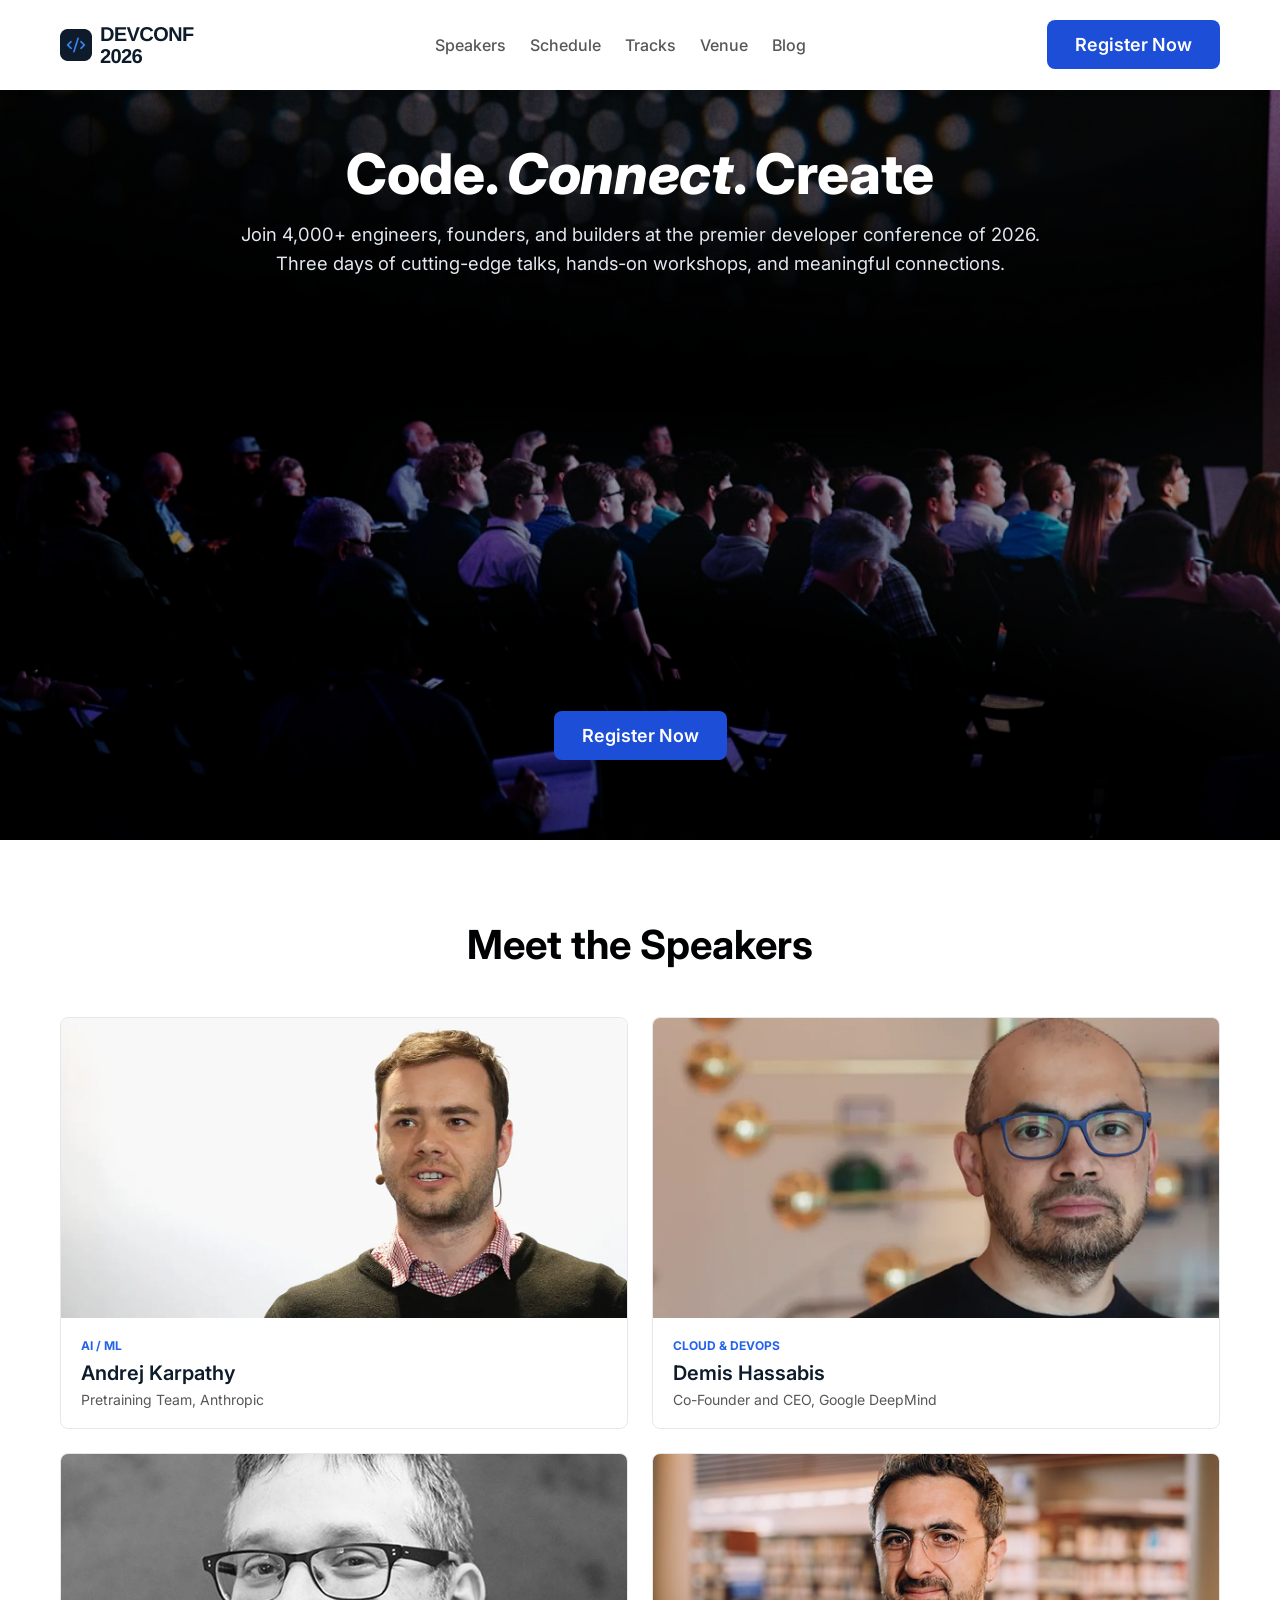
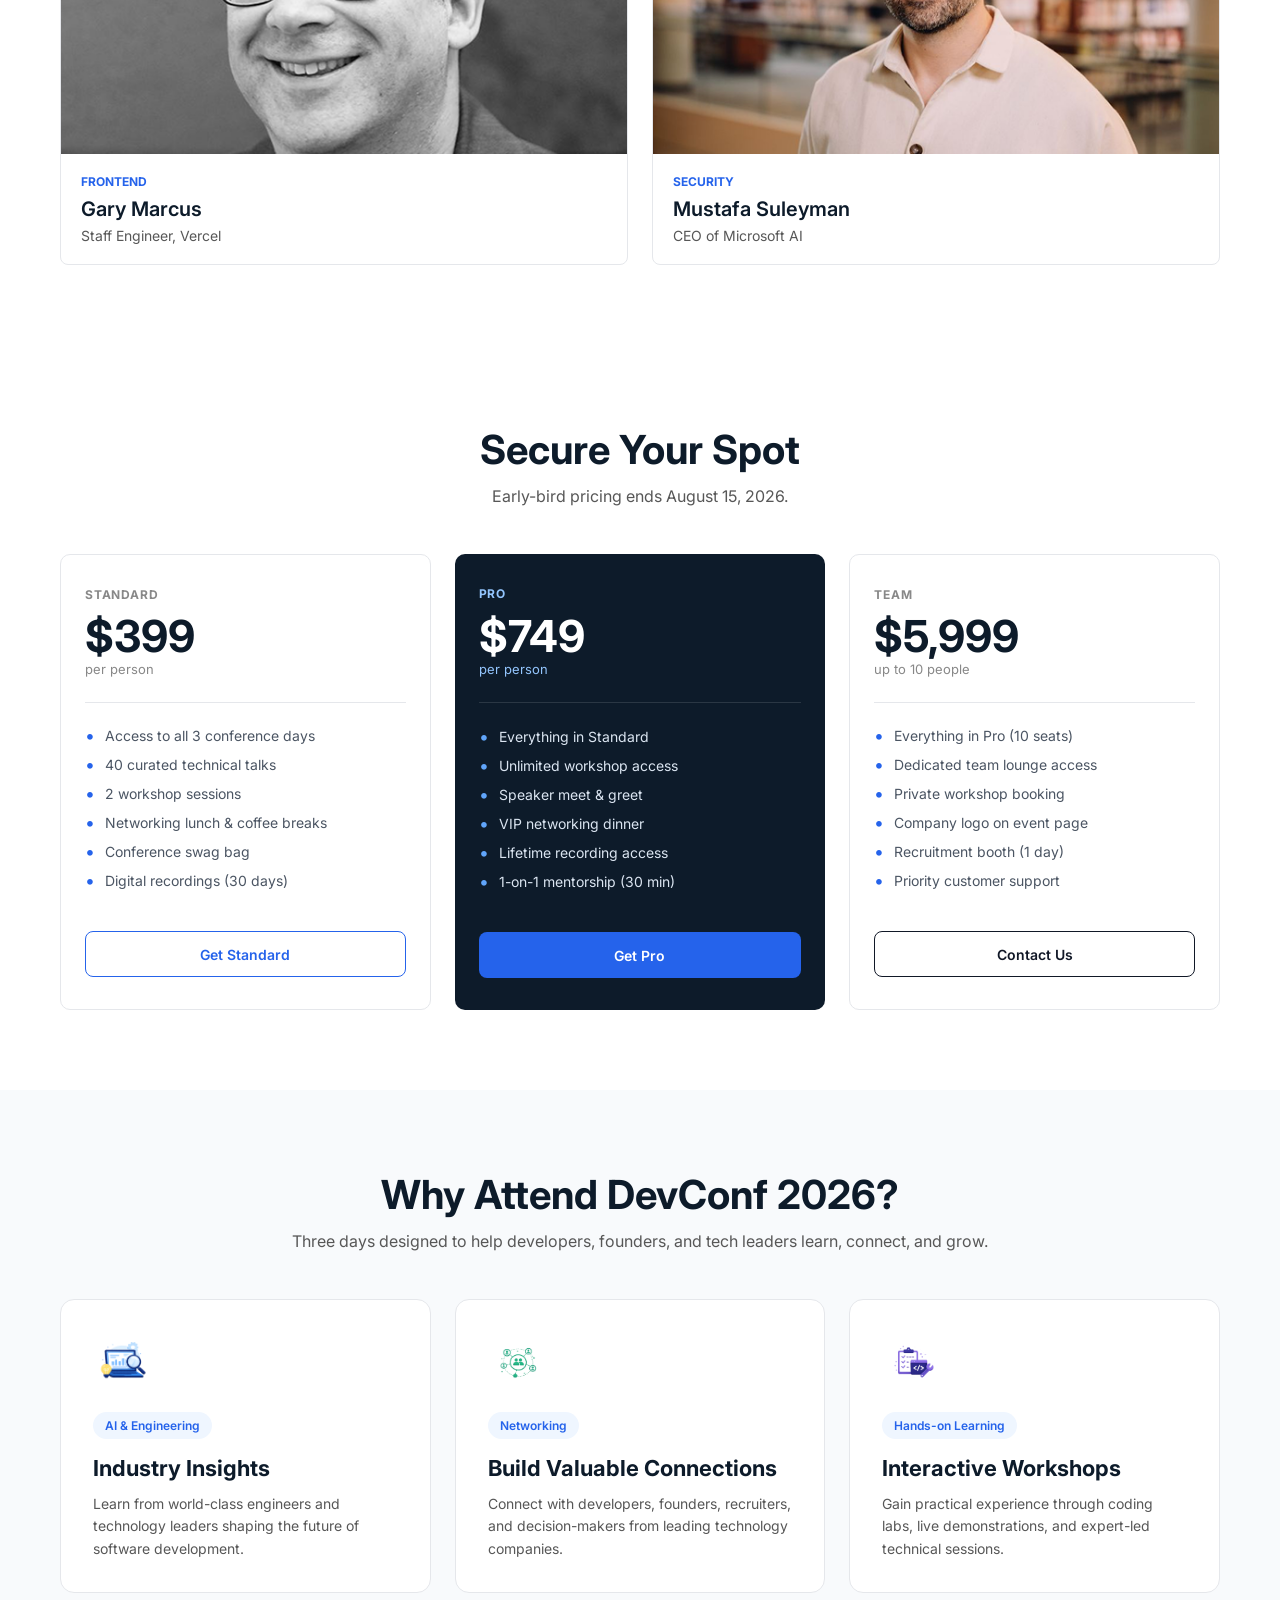
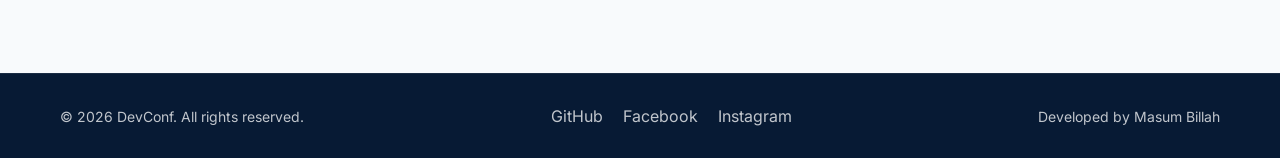
<file: index.html>
<!DOCTYPE html>
<html lang="en">
<head>
    <meta charset="UTF-8">
    <meta name="viewport" content="width=device-width, initial-scale=1.0">
    <title>DevConf 2026 | Developer Conference</title>
    <link rel="stylesheet" href="./style.css">

    <!-- Google Font -->
    <link rel="preconnect" href="https://fonts.googleapis.com">
    <link rel="preconnect" href="https://fonts.gstatic.com" crossorigin>
    <link href="https://fonts.googleapis.com/css2?family=Inter:wght@400;500;600;700;800&display=swap" rel="stylesheet">
</head>
<body>

<header>
    <div class="container">
        <nav>
            <!-- Logo up top canter -->
            <img src="logo.png" alt="DevConf Logo" class="nav-logo">

            <!-- Mobail View -->
            <div class="menu-toggle" id="menu-toggle">
                &#9776;
            </div>

            <!-- Navigation design -->
            <ul id="nav-menu">
                <li class="close-btn-wrap">
                    <span class="close-menu" id="close-menu">&times;</span>
                </li>
                <li><a href="#speakers">Speakers</a></li>
                <li><a href="#schedule">Schedule</a></li>
                <li><a href="#tracks">Tracks</a></li>
                <li><a href="#venue">Venue</a></li>
                <li><a href="#blog">Blog</a></li>
            </ul>


           <a href="./auth.html" class="common-btn hero-btn">Register Now</a>
        </nav>
    </div>
</header>


<div class="menu-overlay" id="menu-overlay"></div>

<!-- Hero section start -->
<section class="hero-parent-root">
    <div class="container hero-container">
        
        <!-- Top Dark Region (Heading & Paragraph) -->
        <div class="hero-text">
            <h2>Code. <i>Connect</i>. Create</h2>
            <p>Join 4,000+ engineers, founders, and builders at the premier developer conference of 2026. Three days of cutting-edge talks, hands-on workshops, and meaningful connections.</p>
        </div>

        <!-- Bottom Dark Region (Register Button) -->
        <div class="hero-btn-wrap">
           <a href="./auth.html" class="common-btn hero-btn">Register Now</a>
        </div>

    </div>
</section>
<!-- Hero section end -->

<!-- Speakers section start -->
<section class="speakers-parent" id="speakers">
    <div class="container">
        <h2 class="speakers-parent-title">Meet the Speakers</h2>

        <div class="speakers-parent-grid">
            <div class="speaker-card">
                <img src="andrej.png" alt="Andrej Karpathy">
                <div class="speaker-content">
                    <span class="speaker-category">AI / ML</span>
                    <h3>Andrej Karpathy</h3>
                    <p>Pretraining Team, Anthropic</p>
                </div>
            </div>

            <div class="speaker-card">
                <img src="demis.png" alt="Demis Hassabis">
                <div class="speaker-content">
                    <span class="speaker-category">Cloud & DevOps</span>
                    <h3>Demis Hassabis</h3>
                    <p>Co-Founder and CEO, Google DeepMind</p>
                </div>
            </div>

            <div class="speaker-card">
                <img src="gary.png" alt="Gary Marcus">
                <div class="speaker-content">
                    <span class="speaker-category">Frontend</span>
                    <h3>Gary Marcus</h3>
                    <p>Staff Engineer, Vercel</p>
                </div>
            </div>

            <div class="speaker-card">
                <img src="mustafa.png" alt="Mustafa Suleyman">
                <div class="speaker-content">
                    <span class="speaker-category">Security</span>
                    <h3>Mustafa Suleyman</h3>
                    <p>CEO of Microsoft AI</p>
                </div>
            </div>
        </div>
    </div>
</section>
<!-- Speakers section end -->

<!-- Pricing section start -->
<section class="pricing-parent" id="schedule">
    <div class="container">
        <div class="pricing-header">
            <h2>Secure Your Spot</h2>
            <p>Early-bird pricing ends August 15, 2026.</p>
        </div>

        <div class="pricing-parent-grid">
            <!-- Standard -->
            <div class="pricing-card">
                <span class="plan-type">STANDARD</span>
                <div class="price-wrap">
                    <h3>$399</h3>
                    <span>per person</span>
                </div>
                <div class="divider"></div>
                <ul>
                    <li>Access to all 3 conference days</li>
                    <li>40 curated technical talks</li>
                    <li>2 workshop sessions</li>
                    <li>Networking lunch & coffee breaks</li>
                    <li>Conference swag bag</li>
                    <li>Digital recordings (30 days)</li>
                </ul>
                <button class="outline-btn">Get Standard</button>
            </div>

            <!-- Pro -->
            <div class="pricing-card pricing-card-active">
                <span class="plan-type">PRO</span>
                <div class="price-wrap">
                    <h3>$749</h3>
                    <span>per person</span>
                </div>
                <div class="divider"></div>
                <ul>
                    <li>Everything in Standard</li>
                    <li>Unlimited workshop access</li>
                    <li>Speaker meet & greet</li>
                    <li>VIP networking dinner</li>
                    <li>Lifetime recording access</li>
                    <li>1-on-1 mentorship (30 min)</li>
                </ul>
                <button class="primary-btn">Get Pro</button>
            </div>

            <!-- Team -->
            <div class="pricing-card">
                <span class="plan-type">TEAM</span>
                <div class="price-wrap">
                    <h3>$5,999</h3>
                    <span>up to 10 people</span>
                </div>
                <div class="divider"></div>
                <ul>
                    <li>Everything in Pro (10 seats)</li>
                    <li>Dedicated team lounge access</li>
                    <li>Private workshop booking</li>
                    <li>Company logo on event page</li>
                    <li>Recruitment booth (1 day)</li>
                    <li>Priority customer support</li>
                </ul>
                <button class="dark-outline-btn">Contact Us</button>
            </div>
        </div>
    </div>
</section>
<!-- Pricing section end -->

<!-- Experience Section Start-->
<section class="experience-section" id="tracks">
    <div class="container">
        <div class="experience-header">
            <h2>Why Attend DevConf 2026?</h2>
            <p>Three days designed to help developers, founders, and tech leaders learn, connect, and grow.</p>
        </div>

        <div class="experience-grid">
            <div class="experience-card">
                <img src="industry.png" alt="Industry Insights">
                <span class="feature-tag">AI & Engineering</span>
                <h3>Industry Insights</h3>
                <p>Learn from world-class engineers and technology leaders shaping the future of software development.</p>
            </div>

            <div class="experience-card">
                <img src="meningful.png" alt="Networking">
                <span class="feature-tag">Networking</span>
                <h3>Build Valuable Connections</h3>
                <p>Connect with developers, founders, recruiters, and decision-makers from leading technology companies.</p>
            </div>

            <div class="experience-card">
                <img src="hands.png" alt="Workshops">
                <span class="feature-tag">Hands-on Learning</span>
                <h3>Interactive Workshops</h3>
                <p>Gain practical experience through coding labs, live demonstrations, and expert-led technical sessions.</p>
            </div>
        </div>
    </div>
</section>
<!-- Experience Section End-->

<!-- Footer section start -->
<footer class="footer-parent">
    <div class="container footer-parent-container">
        <div class="footer-copyright">
            © 2026 DevConf. All rights reserved.
        </div>

        <div class="footer-links">
            <a href="https://github.com/selfmsbillah" target="_blank">GitHub</a>
            <a href="https://www.facebook.com/self.masumbillah/" target="_blank">Facebook</a>
            <a href="https://www.instagram.com/self.masum/" target="_blank">Instagram</a>
        </div>

        <div class="footer-credit">
            Developed by
            <a href="https://selfmsbillah.github.io/masum.info/">Masum Billah</a>
        </div>
    </div>
</footer>

<!-- JavaScript for Menu Toggle and Smooth Close -->
<!-- JavaScript for Menu Toggle, Smooth Close and Mobile Header Auto-Hide -->
<script>
    const menuToggle = document.getElementById('menu-toggle');
    const closeMenu = document.getElementById('close-menu');
    const navMenu = document.getElementById('nav-menu');
    const menuOverlay = document.getElementById('menu-overlay');
    const menuLinks = document.querySelectorAll('#nav-menu a');
    const header = document.querySelector('header');

 
    function hideMenu() {
        navMenu.classList.remove('active');
        menuOverlay.classList.remove('active');
    }


    menuToggle.addEventListener('click', (e) => {
        e.stopPropagation();
        navMenu.classList.toggle('active');
        menuOverlay.classList.toggle('active');
    });

    if(closeMenu) {
        closeMenu.addEventListener('click', hideMenu);
    }

    
    menuOverlay.addEventListener('click', hideMenu);


    window.addEventListener('scroll', () => {
        hideMenu(); 

        let scrollTop = window.pageYOffset || document.documentElement.scrollTop;

        
        if (window.innerWidth <= 768) {
            if (scrollTop > 40) {
                header.classList.add('hide-logo');
            } else {
                header.classList.remove('hide-logo');
            }
        } else {
            header.classList.remove('hide-logo');
        }
    });

    menuLinks.forEach(link => {
        link.addEventListener('click', hideMenu);
    });
</script>

</body>
</html>
</file>
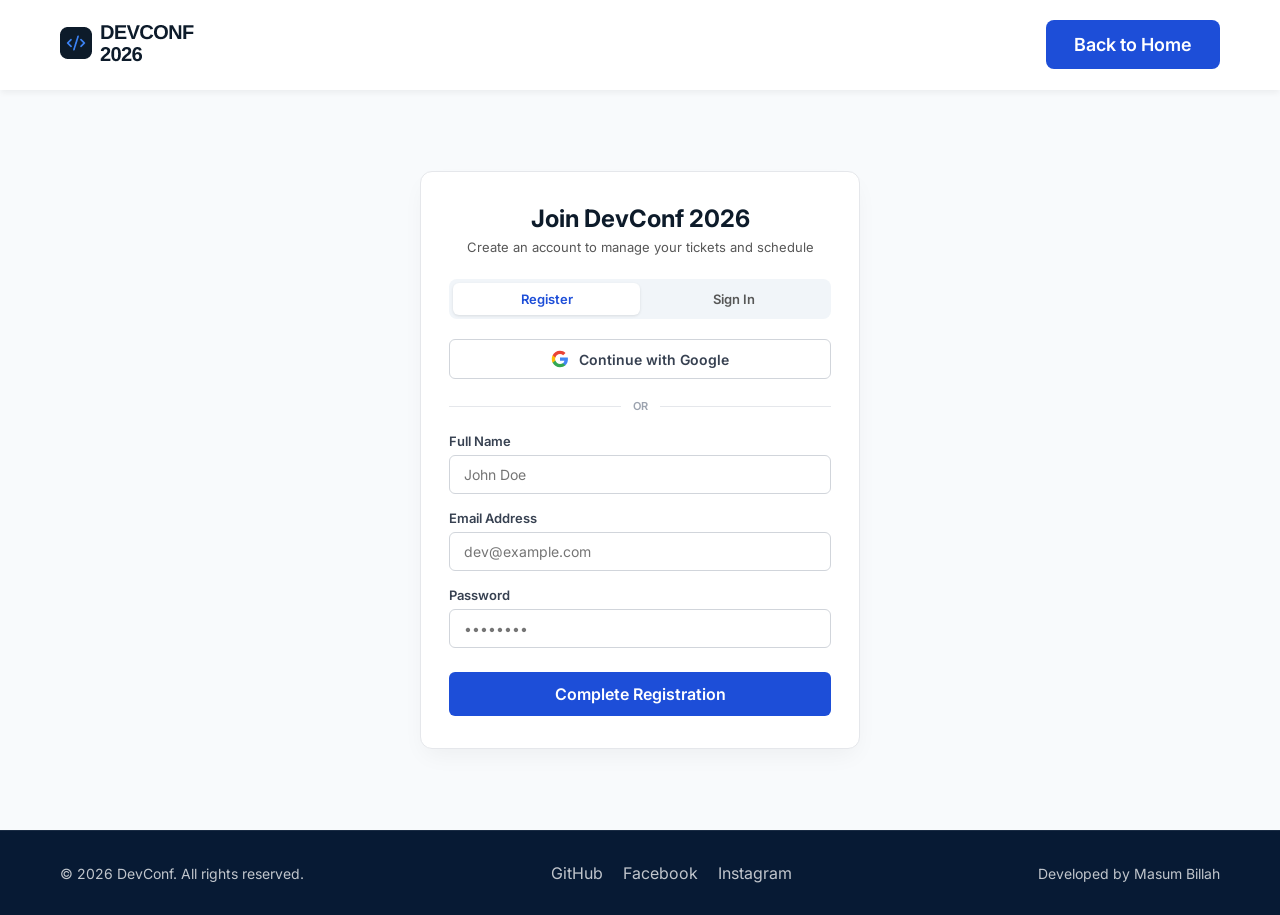
<file: auth.html>
<!DOCTYPE html>
<html lang="en">
<head>
    <meta charset="UTF-8">
    <meta name="viewport" content="width=device-width, initial-scale=1.0">
    <title>DevConf 2026 | Register & Sign In</title>
    
    <!-- Google Font -->
    <link rel="preconnect" href="https://fonts.googleapis.com">
    <link rel="preconnect" href="https://fonts.gstatic.com" crossorigin>
    <link href="https://fonts.googleapis.com/css2?family=Inter:wght@400;500;600;700;800&display=swap" rel="stylesheet">
    
    <!-- Main Style and Auth Style Link -->
    <link rel="stylesheet" href="./style.css">
    <link rel="stylesheet" href="./auth.css">
</head>
<body>

<!-- Header (Main Site Dynamic Follower) -->
<header>
    <div class="container">
        <nav>
            <div class="menu-toggle" id="menu-toggle">
                &#9776;
            </div>

            <a href="./index.html">
                <img src="logo.png" alt="DevConf Logo" class="nav-logo">
            </a>

            <a href="./index.html" class="common-btn hero-btn">Back to Home</a>
        </nav>
    </div>
</header>

<!-- Auth Form Section -->
<main class="auth-wrapper">
    <div class="auth-box">
        <div class="auth-header">
            <h2 id="form-title">Join DevConf 2026</h2>
            <p id="form-subtitle">Create an account to manage your tickets and schedule</p>
        </div>

        <!-- Toggle Switch -->
        <div class="auth-toggle">
            <button class="toggle-btn active" id="btn-register" onclick="switchAuth('register')">Register</button>
            <button class="toggle-btn" id="btn-login" onclick="switchAuth('login')">Sign In</button>
        </div>

        <!-- Google Login -->
        <button class="google-login-btn">
            <svg width="18" height="18" viewBox="0 0 24 24">
                <path fill="#4285F4" d="M22.56 12.25c0-.78-.07-1.53-.2-2.25H12v4.26h5.92c-.26 1.37-1.04 2.53-2.21 3.31v2.77h3.57c2.08-1.92 3.28-4.74 3.28-8.09z"/>
                <path fill="#34A853" d="M12 23c2.97 0 5.46-.98 7.28-2.66l-3.57-2.77c-.98.66-2.23 1.06-3.71 1.06-2.86 0-5.29-1.93-6.16-4.53H2.18v2.84C3.99 20.53 7.7 23 12 23z"/>
                <path fill="#FBBC05" d="M5.84 14.09c-.22-.66-.35-1.36-.35-2.09s.13-1.43.35-2.09V7.06H2.18C1.43 8.55 1 10.22 1 12s.43 3.45 1.18 4.94l2.85-2.22.81-.63z"/>
                <path fill="#EA4335" d="M12 5.38c1.62 0 3.06.56 4.21 1.64l3.15-3.15C17.45 2.09 14.97 1 12 1 7.7 1 3.99 3.47 2.18 7.06l3.66 2.84c.87-2.6 3.3-4.52 6.16-4.52z"/>
            </svg>
            Continue with Google
        </button>

        <div class="auth-divider">
            <span>OR</span>
        </div>

        <!-- Form Elements -->
        <form onsubmit="event.preventDefault();">
            <div class="form-group" id="group-name">
                <label for="fullname">Full Name</label>
                <input type="text" id="fullname" placeholder="John Doe">
            </div>

            <div class="form-group">
                <label for="email">Email Address</label>
                <input type="email" id="email" placeholder="dev@example.com" required>
            </div>

            <div class="form-group">
                <label for="password">Password</label>
                <input type="password" id="password" placeholder="••••••••" required>
            </div>

            <button type="submit" class="common-btn auth-submit-btn" id="btn-submit">Complete Registration</button>
        </form>
    </div>
</main>

<!-- Footer (Exact Copy from Main Code) -->
<footer class="footer-parent">
    <div class="container footer-parent-container">
        <div class="footer-copyright">
            © 2026 DevConf. All rights reserved.
        </div>

        <div class="footer-links">
            <a href="https://github.com/selfmsbillah" target="_blank">GitHub</a>
            <a href="https://www.facebook.com/self.masumbillah/" target="_blank">Facebook</a>
            <a href="https://www.instagram.com/self.masum/" target="_blank">Instagram</a>
        </div>

        <div class="footer-credit">
            Developed by
            <a href="https://selfmsbillah.github.io/masumportfolio.github.io/#contact">Masum Billah</a>
        </div>
    </div>
</footer>

<script>
    function switchAuth(mode) {
        const regBtn = document.getElementById('btn-register');
        const loginBtn = document.getElementById('btn-login');
        const nameGroup = document.getElementById('group-name');
        const title = document.getElementById('form-title');
        const subtitle = document.getElementById('form-subtitle');
        const submitBtn = document.getElementById('btn-submit');

        if (mode === 'login') {
            loginBtn.classList.add('active');
            regBtn.classList.remove('active');
            nameGroup.style.display = 'none';
            title.innerText = 'Welcome Back';
            subtitle.innerText = 'Sign in to access your registered event pass';
            submitBtn.innerText = 'Sign In';
        } else {
            regBtn.classList.add('active');
            loginBtn.classList.remove('active');
            nameGroup.style.display = 'flex';
            title.innerText = 'Join DevConf 2026';
            subtitle.innerText = 'Create an account to manage your tickets and schedule';
            submitBtn.innerText = 'Complete Registration';
        }
    }
</script>

</body>
</html>
</file>
<file: style.css>
/* Reset Style */
* {
    padding: 0;
    margin: 0;
    box-sizing: border-box;
    font-family: 'Inter', sans-serif;
}

img {
    max-width: 100%;
    height: auto;
}

/* Common Styles */
.common-btn {
    background-color: #1D4ED8;
    padding: 10px 20px;
    border-radius: 6px;
    font-weight: 600;
    font-size: 16px;
    color: #FFFFFF;
    border: none;
    cursor: pointer;
    transition: background-color 0.3s ease;
}

.common-btn:hover {
    background-color: #3B82F6;
}

.container {
    max-width: 1200px;
    margin: 0 auto;
    padding: 0 20px;
}

/* Navbar */
nav { 
    display: flex;
    justify-content: space-between;
    align-items: center;
    padding: 20px 0;
}

nav ul {
    display: flex;
    list-style: none;
    gap: 24px;
    align-items: center;
}

ul li a {
    text-decoration: none;
    color: #575757;
    font-weight: 500;
    transition: color 0.3s;
}

ul li a:hover {
    color: #1D4ED8;
}

.close-btn-wrap {
    display: none;
}

/* Overlay Style */
.menu-overlay {
    position: fixed;
    top: 0;
    left: 0;
    width: 100%;
    height: 100vh;
    background: rgba(0, 0, 0, 0.5);
    opacity: 0;
    visibility: hidden;
    transition: all 0.3s ease;
    z-index: 999;
}

.menu-overlay.active {
    opacity: 1;
    visibility: visible;
}


/* ================= Hero Section Fixed Style ================= */
.hero-parent-root {
    background-image: linear-gradient(rgba(0, 0, 0, 0.4), rgba(0, 0, 0, 0.4)), url('cover.jpeg');
    background-size: cover;
    background-position: center;
    background-repeat: no-repeat;
    height: 750px;
    width: 100%;
}

.hero-container {
    height: 100%;
    display: flex;
    flex-direction: column;
    justify-content: space-between;
    align-items: center;
    padding-top: 50px;
    padding-bottom: 80px;
    box-sizing: border-box;
}

.hero-text {
    text-align: center;
    color: #FFFFFF;
    max-width: 800px;
}

.hero-text h2 {
    font-size: 3.5rem;
    font-weight: 800;
    letter-spacing: -0.02rem;
    margin-bottom: 12px;
}

.hero-text p {
    font-size: 1.15rem;
    line-height: 1.6;
    color: #E2E8F0;
}

.hero-btn-wrap {
    display: flex;
    justify-content: center;
    align-items: center;
}

.hero-btn {
    padding: 14px 28px;
    font-size: 18px;
    border-radius: 8px;
    white-space: nowrap;
}

/* Speakers Section */
.speakers-parent {
    padding: 80px 0;
    background: #FFFFFF;
}

.speakers-parent-title {
    text-align: center;
    font-size: 2.5rem;
    font-weight: 700;
    color: #000102;
    margin-bottom: 48px;
}

.speakers-parent-grid {
    display: grid;
    grid-template-columns: repeat(2, 1fr);
    gap: 24px;
}

.speaker-card {
    background: #FFFFFF;
    border: 1px solid #E5E7EB;
    border-radius: 8px;
    overflow: hidden;
}

.speaker-card img {
    width: 100%;
    height: 300px;
    object-fit: cover;
    display: block;
}

.speaker-content {
    padding: 20px;
}

.speaker-category {
    display: block;
    font-size: 12px;
    font-weight: 700;
    text-transform: uppercase;
    color: #2563EB;
    margin-bottom: 8px;
}

.speaker-content h3 {
    font-size: 20px;
    font-weight: 600;
    margin-bottom: 6px;
    color: #0D1B2A;
}

.speaker-content p {
    font-size: 14px;
    color: #575757;
}

/* Pricing Section */
.pricing-parent {
    padding: 80px 0;
    background: #FFFFFF;
}

.pricing-header {
    text-align: center;
    margin-bottom: 48px;
}

.pricing-header h2 {
    font-size: 2.5rem;
    font-weight: 700;
    color: #0D1B2A;
    margin-bottom: 12px;
}

.pricing-header p {
    font-size: 16px;
    color: #575757;
}

.pricing-parent-grid {
    display: grid;
    grid-template-columns: repeat(3, 1fr);
    gap: 24px;
    align-items: stretch;
}

.pricing-card {
    background: #ffffff;
    border: 1px solid #E5E7EB;
    border-radius: 10px;
    padding: 32px 24px;
    display: flex;
    flex-direction: column;
    justify-content: space-between;
}

.plan-type {
    font-size: 12px;
    font-weight: 700;
    color: #888888;
    letter-spacing: 0.8px;
}

.price-wrap {
    margin-top: 12px;
}

.price-wrap h3 {
    font-size: 44px;
    line-height: 1;
    font-weight: 700;
    color: #0D1B2A;
}

.price-wrap span {
    font-size: 13px;
    color: #888888;
}

.divider {
    height: 1px;
    background: #E5E7EB;
    margin: 24px 0;
}

.pricing-card ul {
    list-style: none;
    margin-bottom: 30px;
}

.pricing-card ul li {
    position: relative;
    padding-left: 20px;
    margin-bottom: 12px;
    font-size: 14px;
    color: #4B5563;
}

.pricing-card ul li::before {
    content: "•";
    position: absolute;
    left: 0;
    color: #2563EB;
    font-size: 18px;
    line-height: 1;
}

.outline-btn,
.primary-btn,
.dark-outline-btn {
    width: 100%;
    height: 46px;
    border-radius: 8px;
    cursor: pointer;
    font-size: 14px;
    font-weight: 600;
    transition: all 0.3s ease;
}

.outline-btn {
    background: transparent;
    border: 1px solid #2563EB;
    color: #2563EB;
}

.primary-btn {
    background: #2563EB;
    border: none;
    color: #fff;
}

.dark-outline-btn {
    background: transparent;
    border: 1px solid #111827;
    color: #111827;
}

.pricing-card-active {
    background: #0D1B2A;
    border: none;
}

.pricing-card-active .plan-type,
.pricing-card-active .price-wrap span {
    color: #93C5FD;
}

.pricing-card-active .price-wrap h3 {
    color: #fff;
}

.pricing-card-active .divider {
    background: rgba(255, 255, 255, 0.12);
}

.pricing-card-active ul li {
    color: #DBE5F1;
}

.pricing-card-active ul li::before {
    color: #60A5FA;
}

/* Experience Section */
.experience-section {
    padding: 80px 0;
    background: #F8FAFC;
}

.experience-header {
    text-align: center;
    margin-bottom: 48px;
}

.experience-header h2 {
    font-size: 2.5rem;
    font-weight: 700;
    color: #0D1B2A;
    margin-bottom: 12px;
}

.experience-header p {
    max-width: 700px;
    margin: 0 auto;
    font-size: 16px;
    color: #575757;
}

.experience-grid {
    display: grid;
    grid-template-columns: repeat(3, 1fr);
    gap: 24px;
}

.experience-card {
    background: #FFFFFF;
    border: 1px solid #E5E7EB;
    border-radius: 14px;
    padding: 32px;
    display: flex;
    flex-direction: column;
    align-items: flex-start;
    transition: all 0.3s ease;
}

.experience-card:hover {
    transform: translateY(-5px);
    box-shadow: 0 15px 30px rgba(13, 27, 42, 0.08);
}

.experience-card img {
    width: 60px;
    height: 60px;
    object-fit: contain;
    margin-bottom: 20px;
}

.feature-tag {
    background: #EFF6FF;
    color: #2563EB;
    padding: 6px 12px;
    border-radius: 999px;
    font-size: 12px;
    font-weight: 600;
    margin-bottom: 16px;
}

.experience-card h3 {
    font-size: 22px;
    font-weight: 700;
    color: #0D1B2A;
    margin-bottom: 12px;
}

.experience-card p {
    font-size: 14px;
    line-height: 1.6;
    color: #575757;
}

/* Footer Section */
.footer-parent {
    background: #071A34;
    padding: 32px 0;
    border-top: 1px solid rgba(255, 255, 255, 0.08);
}

.footer-parent-container {
    display: flex;
    align-items: center;
    justify-content: space-between;
    gap: 20px;
}

.footer-copyright,
.footer-credit {
    color: rgba(255, 255, 255, 0.75);
    font-size: 14px;
}

.footer-credit a,
.footer-links a {
    color: rgba(255, 255, 255, 0.75);
    text-decoration: none;
    transition: 0.3s;
}

.footer-credit a:hover,
.footer-links a:hover {
    color: #60A5FA;
}

.footer-links {
    display: flex;
    align-items: center;
    gap: 20px;
}

/* Tablet View (Max Width: 992px) */
@media screen and (max-width: 992px) {
    .speakers-parent-grid {
        grid-template-columns: repeat(2, 1fr);
    }

    .pricing-parent-grid,
    .experience-grid {
        grid-template-columns: repeat(2, 1fr);
    }
}

/* Mobile View Layout Fix (Max Width: 768px) */
@media screen and (max-width: 768px) {
    .container {
        padding: 0 12px;
    }

    /* 2-Line Header Layout */
    nav {
        display: flex;
        flex-wrap: wrap;
        justify-content: space-between;
        align-items: center;
        padding: 12px 0;
        gap: 12px;
    }

    .logo, 
    nav > img {
        width: 100%;
        display: flex;
        justify-content: center;
        order: 1;
    }

    nav > img {
        max-height: 36px;
        object-fit: contain;
    }
/* Fix Button  */
    .menu-toggle {
        display: flex !important;
        align-items: center;
        justify-content: center;
        font-size: 22px;
        cursor: pointer;
        color: #0F172A;
        background-color: #F1F5F9;
        width: 40px;
        height: 40px;
        border-radius: 8px;
        z-index: 50; 
        order: 2;
        transition: background 0.2s ease;
    }

    .menu-toggle:hover {
        background-color: #E2E8F0;
    }

    .nav-btn {
        order: 3;
        padding: 8px 16px;
        font-size: 14px;
    }

    /*  z-index  */
    nav ul {
        position: fixed;
        top: 0;
        left: -280px;
        width: 250px;
        height: 100vh;
        background-color: #0F172A;
        display: flex;
        flex-direction: column;
        justify-content: flex-start;
        align-items: flex-start;
        padding: 20px;
        gap: 10px;
        transition: left 0.35s cubic-bezier(0.4, 0, 0.2, 1);
        box-shadow: 8px 0 20px rgba(0, 0, 0, 0.3);
        z-index: 10000; 
    }

    nav ul.active {
        left: 0;
    }

    /* Close Button (✕) Inside Mobile Menu */
    .close-btn-wrap {
        display: flex;
        justify-content: flex-end;
        width: 100%;
        margin-bottom: 10px;
    }

    .close-menu {
        font-size: 28px;
        color: #94A3B8;
        cursor: pointer;
        line-height: 1;
        transition: color 0.2s;
    }

    .close-menu:hover {
        color: #FFFFFF;
    }

    nav ul li {
        width: 100%;
        list-style: none;
    }

    nav ul li a {
        color: #94A3B8;
        font-size: 16px;
        font-weight: 500;
        text-decoration: none;
        display: block;
        padding: 12px 16px;
        border-radius: 8px;
        transition: all 0.2s ease;
    }

    nav ul li a:hover {
        color: #FFFFFF;
        background-color: #1E293B;
        padding-left: 20px;
    }

    /* Hero Section Position */
    .hero-parent-root {
        height: 520px;
    }

    .hero-container {
        padding-top: 140px;
        padding-bottom: 30px;
    }

    .hero-text h2 {
        font-size: 2rem;
    }

    .hero-text p {
        font-size: 0.95rem;
    }

    .hero-btn {
        padding: 10px 20px;
        font-size: 14px;
    }

    /* Sections Title */
    .speakers-parent-title,
    .pricing-header h2,
    .experience-header h2 {
        font-size: 1.6rem;
    }

    /* All Grids: 2 Columns */
    .speakers-parent-grid,
    .pricing-parent-grid,
    .experience-grid {
        grid-template-columns: repeat(2, 1fr);
        gap: 12px;
    }

    /* Speakers Card */
    .speaker-card img {
        height: 150px;
    }

    .speaker-content {
        padding: 10px;
    }

    .speaker-category {
        font-size: 9px;
        margin-bottom: 4px;
    }

    .speaker-content h3 {
        font-size: 14px;
        margin-bottom: 4px;
    }

    .speaker-content p {
        font-size: 11px;
        line-height: 1.3;
    }

    /* Pricing Card */
    .pricing-card {
        padding: 16px 12px;
    }

    .price-wrap h3 {
        font-size: 28px;
    }

    .pricing-card ul li {
        font-size: 11px;
        margin-bottom: 8px;
        padding-left: 14px;
    }

    /* Experience Card */
    .experience-card {
        padding: 16px 12px;
    }

    .experience-card img {
        width: 40px;
        height: 40px;
        margin-bottom: 10px;
    }

    .experience-card h3 {
        font-size: 16px;
        margin-bottom: 8px;
    }

    .experience-card p {
        font-size: 11px;
        line-height: 1.4;
    }

    /* Footer */
    .footer-parent-container {
        flex-direction: column;
        text-align: center;
        gap: 12px;
    }
}

/* Desktop View Hide Toggle Icon */
@media screen and (min-width: 769px) {
    .menu-toggle {
        display: none !important;
    }
}

/* *************************** */
header {
  position: sticky;
  top: 0;
  z-index: 1000; 
  
 
  background-color: rgba(255, 255, 255, 0.7); 
  backdrop-filter: blur(10px); 
  -webkit-backdrop-filter: blur(10px); 
  

  border-bottom: 1px solid rgba(255, 255, 255, 0.3);
  box-shadow: 0 4px 6px -1px rgba(0, 0, 0, 0.05);

 
  transition: transform 0.3s ease-in-out;
}


@media screen and (max-width: 768px) {
  header.hide-logo {
    transform: translateY(-48px); 
  }
}

















/* 
   FIXES FOR MOBILE VIEW & UNDERLINE ISSUE
    */

a.common-btn, 
.common-btn {
    text-decoration: none !important;
    display: inline-flex;
    align-items: center;
    justify-content: center;
}


@media screen and (max-width: 768px) {
   
    nav {
        flex-wrap: nowrap !important;
        justify-content: space-between !important;
        align-items: center !important;
        padding: 10px 0 !important;
        gap: 0 !important;
    }

    /* লোগো পজিশনিং */
    .nav-logo {
        width: auto !important;
        max-height: 32px !important;
        order: 2 !important;
    }

    /* টগল বাটন ও রেজিস্টার বাটন */
    .menu-toggle {
        order: 1 !important;
        margin: 0 !important;
    }

    header .hero-btn, 
    header .nav-btn {
        order: 3 !important;
        padding: 6px 12px !important;
        font-size: 13px !important;
        white-space: nowrap;
    }

    .hero-parent-root {
        height: auto !important;
        min-height: 480px;
        padding: 40px 0;
    }

    .hero-container {
        padding-top: 60px !important;
        padding-bottom: 20px !important;
    }

  
    header.hide-logo {
        transform: none !important;
    }
}
</file>
<file: auth.css>
/* Auth Layout Wrapper */
.auth-wrapper {
    min-height: calc(100vh - 160px);
    display: flex;
    align-items: center;
    justify-content: center;
    padding: 60px 15px;
    background-color: #F8FAFC;
}

.auth-box {
    width: 100%;
    max-width: 440px;
    background: #FFFFFF;
    border: 1px solid #E5E7EB;
    border-radius: 12px;
    padding: 32px 28px;
    box-shadow: 0 10px 25px -5px rgba(0, 0, 0, 0.05);
}

.auth-header {
    text-align: center;
    margin-bottom: 24px;
}

.auth-header h2 {
    font-size: 24px;
    font-weight: 700;
    color: #0D1B2A;
    margin-bottom: 6px;
}

.auth-header p {
    font-size: 13px;
    color: #575757;
}

/* Switch Tabs */
.auth-toggle {
    display: flex;
    background: #F1F5F9;
    padding: 4px;
    border-radius: 8px;
    margin-bottom: 20px;
}

.toggle-btn {
    flex: 1;
    padding: 8px 0;
    border: none;
    background: transparent;
    color: #575757;
    font-weight: 600;
    font-size: 13px;
    border-radius: 6px;
    cursor: pointer;
    transition: all 0.2s ease;
}

.toggle-btn.active {
    background: #FFFFFF;
    color: #1D4ED8;
    box-shadow: 0 1px 3px rgba(0,0,0,0.1);
}

/* Google Button */
.google-login-btn {
    width: 100%;
    display: flex;
    align-items: center;
    justify-content: center;
    gap: 10px;
    background: #FFFFFF;
    border: 1px solid #D1D5DB;
    padding: 10px;
    border-radius: 6px;
    font-size: 14px;
    font-weight: 600;
    color: #374151;
    cursor: pointer;
    transition: background-color 0.2s;
}

.google-login-btn:hover {
    background-color: #F9FAFB;
}

/* Divider */
.auth-divider {
    display: flex;
    align-items: center;
    text-align: center;
    margin: 20px 0;
}

.auth-divider::before,
.auth-divider::after {
    content: '';
    flex: 1;
    border-bottom: 1px solid #E5E7EB;
}

.auth-divider span {
    padding: 0 12px;
    font-size: 11px;
    color: #9CA3AF;
    font-weight: 600;
}

/* Inputs Form */
.form-group {
    display: flex;
    flex-direction: column;
    gap: 6px;
    margin-bottom: 16px;
}

.form-group label {
    font-size: 13px;
    font-weight: 600;
    color: #374151;
}

.form-group input {
    width: 100%;
    padding: 10px 14px;
    border: 1px solid #D1D5DB;
    border-radius: 6px;
    font-size: 14px;
    outline: none;
    transition: border-color 0.2s;
}

.form-group input:focus {
    border-color: #1D4ED8;
}

.auth-submit-btn {
    width: 100%;
    margin-top: 8px;
    padding: 12px;
}
</file>
